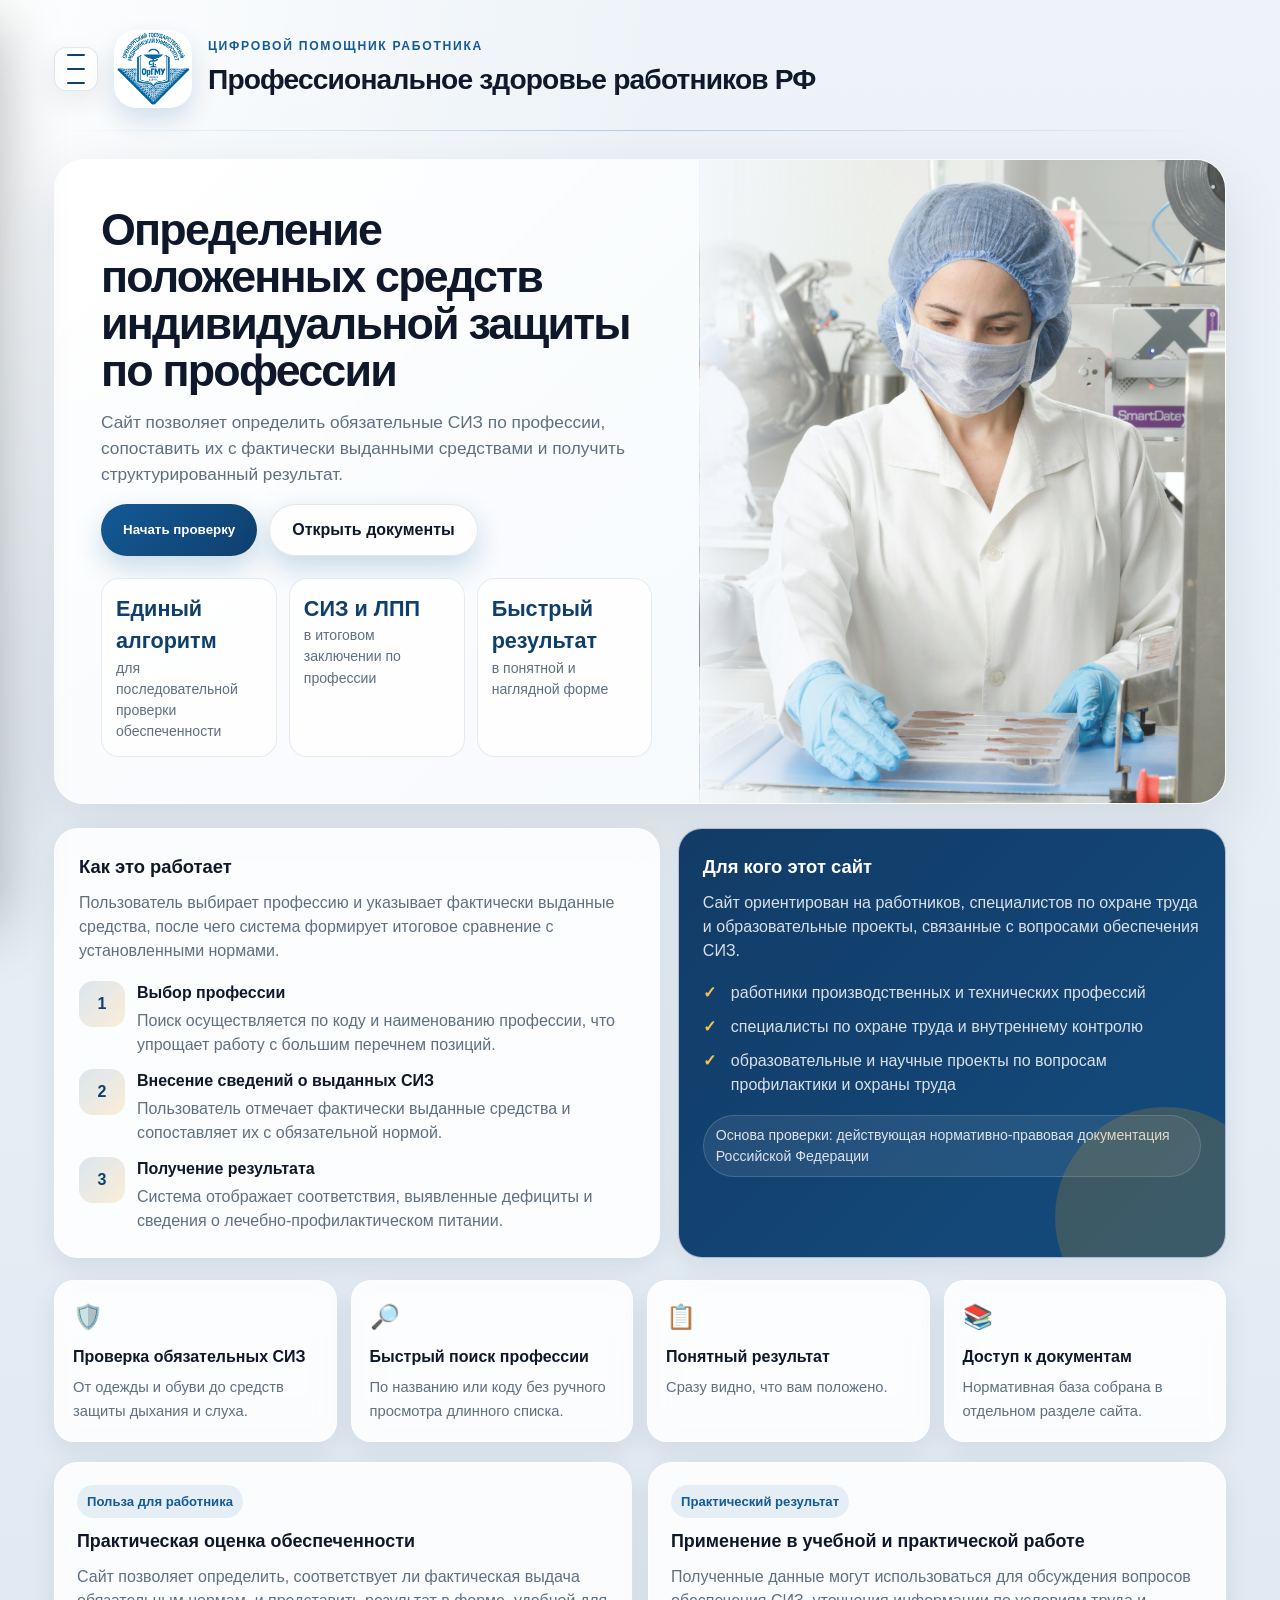
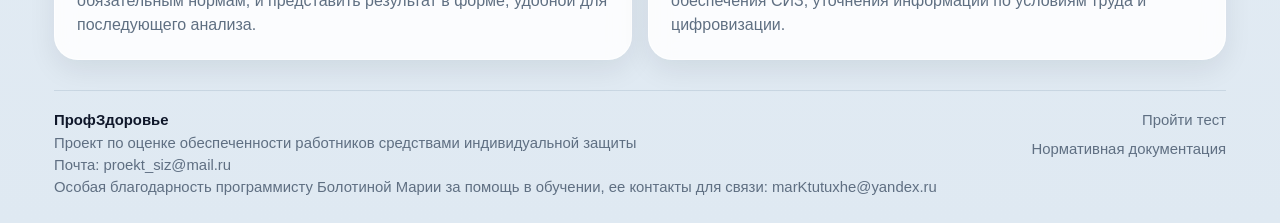
<file: index.html>
<!DOCTYPE html>
<html lang="ru">
<head>
  <meta charset="UTF-8" />
  <meta name="viewport" content="width=device-width, initial-scale=1.0" />
  <title>ПрофЗдоровье — проверка СИЗ для работников</title>
  <link rel="stylesheet" href="style.css" />
</head>
<body>
  <nav class="side-menu" id="sideMenu">
    <div class="side-menu__header">Навигация</div>
    <a href="index.html" class="side-menu__item side-menu__item--active">Главная</a>
    <a href="page1.html" class="side-menu__item">Пройти тест</a>
    <a href="page2.html" class="side-menu__item">Нормативная документация</a>
    <a href="#footer" class="side-menu__item">Контакты</a>
    <div class="side-menu__footer">© 2026<br />ПрофЗдоровье</div>
  </nav>

  <div class="page">
    <div class="top-row">
      <div class="burger" id="burger" aria-label="Открыть меню" role="button" tabindex="0">
        <span></span><span></span><span></span>
      </div>
      <img src="images/Logo.png" alt="Логотип ПрофЗдоровье" />
      <div class="site-title-wrap">
        <div class="site-kicker">Цифровой помощник работника</div>
        <div class="site-title">Профессиональное здоровье работников РФ</div>
      </div>
    
    </div>

    <div class="divider"></div>

    <section class="hero">
      <div class="hero-text">

        <h1 class="hero-title">Определение положенных средств индивидуальной защиты по профессии</h1>
        <p class="hero-p">
          Сайт позволяет определить обязательные СИЗ по профессии, сопоставить их с фактически выданными средствами и получить структурированный результат.
        </p>
        <div class="hero-actions">
          <button class="hero-button" onclick="window.location.href='page1.html'">Начать проверку</button>
          <a class="hero-button hero-button--secondary" href="page2.html">Открыть документы</a>
        </div>
        <div class="hero-meta">
          <div class="hero-stat">
            <div class="hero-stat__value">Единый алгоритм</div>
            <div class="hero-stat__label">для последовательной проверки обеспеченности</div>
          </div>
          <div class="hero-stat">
            <div class="hero-stat__value">СИЗ и ЛПП</div>
            <div class="hero-stat__label">в итоговом заключении по профессии</div>
          </div>
          <div class="hero-stat">
            <div class="hero-stat__value">Быстрый результат</div>
            <div class="hero-stat__label">в понятной и наглядной форме</div>
          </div>
        </div>
      </div>
      <div class="hero-image" aria-hidden="true"></div>
    </section>

    <section class="section-grid">
      <div class="info-panel">
        <h2 class="panel-title">Как это работает</h2>
        <p class="panel-text">Пользователь выбирает профессию и указывает фактически выданные средства, после чего система формирует итоговое сравнение с установленными нормами.</p>
        <div class="steps">
          <div class="step">
            <div class="step__num">1</div>
            <div>
              <div class="step__title">Выбор профессии</div>
              <div class="step__text">Поиск осуществляется по коду и наименованию профессии, что упрощает работу с большим перечнем позиций.</div>
            </div>
          </div>
          <div class="step">
            <div class="step__num">2</div>
            <div>
              <div class="step__title">Внесение сведений о выданных СИЗ</div>
              <div class="step__text">Пользователь отмечает фактически выданные средства и сопоставляет их с обязательной нормой.</div>
            </div>
          </div>
          <div class="step">
            <div class="step__num">3</div>
            <div>
              <div class="step__title">Получение результата</div>
              <div class="step__text">Система отображает соответствия, выявленные дефициты и сведения о лечебно-профилактическом питании.</div>
            </div>
          </div>
        </div>
      </div>

      <div class="callout-panel">
        <h2 class="panel-title">Для кого этот сайт</h2>
        <p class="panel-text">Сайт ориентирован на работников, специалистов по охране труда и образовательные проекты, связанные с вопросами обеспечения СИЗ.</p>
        <ul class="feature-list">
          <li>работники производственных и технических профессий</li>
          <li>специалисты по охране труда и внутреннему контролю</li>
          <li>образовательные и научные проекты по вопросам профилактики и охраны труда</li>
        </ul>
        <div class="badge-note">Основа проверки: действующая нормативно-правовая документация Российской Федерации</div>
      </div>
    </section>
    <div class="tabs">
      <div class="tabs-item" data-icon="🛡️"><strong>Проверка обязательных СИЗ</strong><span>От одежды и обуви до средств защиты дыхания и слуха.</span></div>
      <div class="tabs-item" data-icon="🔎"><strong>Быстрый поиск профессии</strong><span>По названию или коду без ручного просмотра длинного списка.</span></div>
      <div class="tabs-item" data-icon="📋"><strong>Понятный результат</strong><span>Сразу видно, что вам положено.</span></div>
      <div class="tabs-item" data-icon="📚"><strong>Доступ к документам</strong><span>Нормативная база собрана в отдельном разделе сайта.</span></div>
    </div>
    <section class="articles">
      <article class="article">
        <div class="article__eyebrow">Польза для работника</div>
        <h3>Практическая оценка обеспеченности</h3>
        <p>Сайт позволяет определить, соответствует ли фактическая выдача обязательным нормам, и представить результат в форме, удобной для последующего анализа.</p>
      </article>
      <article class="article">
        <div class="article__eyebrow">Практический результат</div>
        <h3>Применение в учебной и практической работе</h3>
        <p>Полученные данные могут использоваться для обсуждения вопросов обеспечения СИЗ, уточнения информации по условиям труда и цифровизации.</p>
      </article>
    </section>
    <footer id="footer">
      <div class="footer-left">
        <strong>ПрофЗдоровье</strong><br />
        Проект по оценке обеспеченности работников средствами индивидуальной защиты<br />
        Почта: proekt_siz@mail.ru<br />
        Особая благодарность программисту Болотиной Марии за помощь в обучении, ее контакты для связи: marKtutuxhe@yandex.ru
      </div>
      <div class="footer-right">
        <a href="page1.html" class="footer-link">Пройти тест</a>
        <a href="page2.html" class="footer-link">Нормативная документация</a>

      </div>
    </footer>
  </div>

  <script src="script.js"></script>
</body>
</html>
</file>
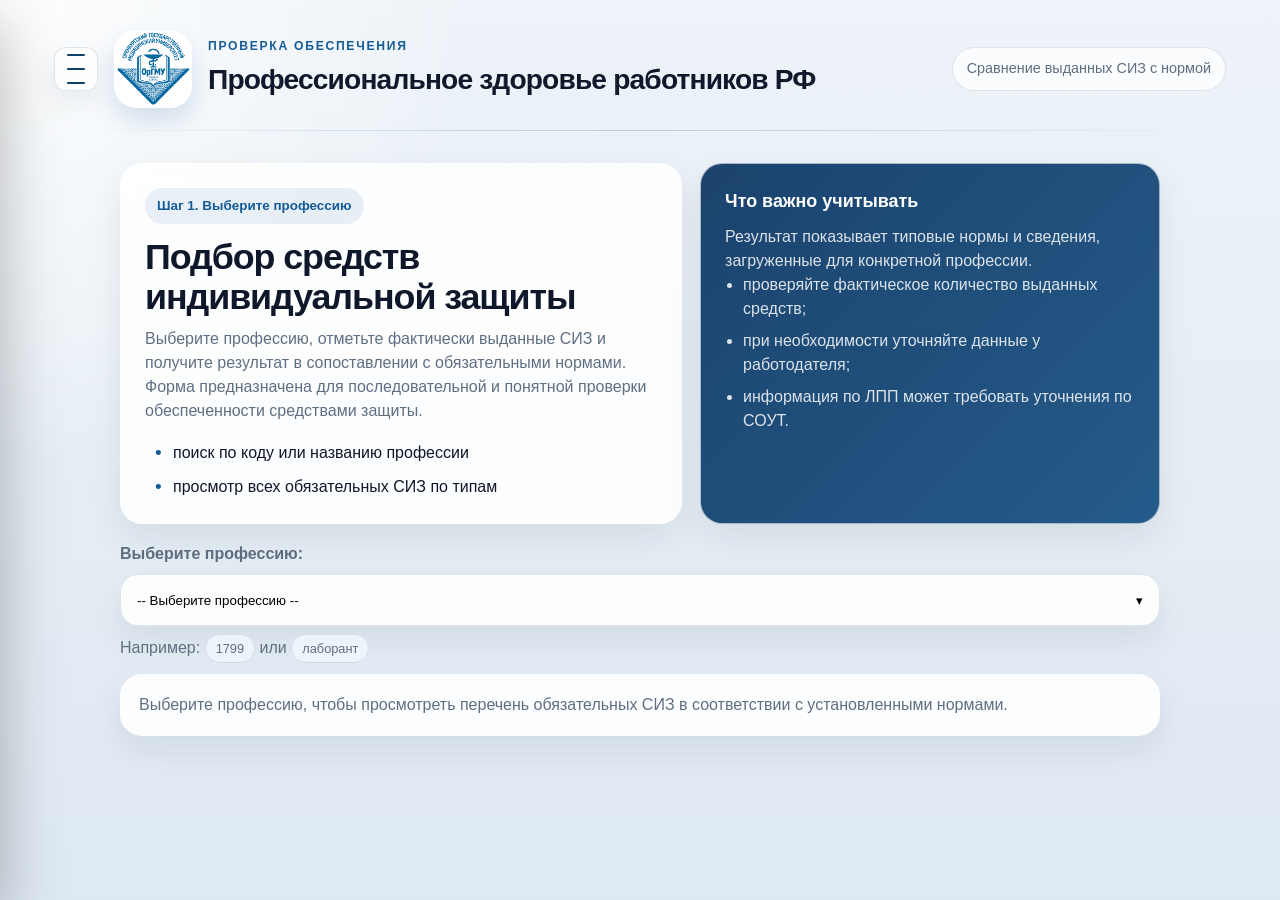
<file: page1.html>
<!DOCTYPE html>
<html lang="ru">
<head>
  <meta charset="UTF-8" />
  <title>Тестирование СИЗ — ПрофЗдоровье</title>
  <meta name="viewport" content="width=device-width, initial-scale=1.0" />
  <link rel="stylesheet" href="style.css" />
  <link rel="stylesheet" href="page1.css" />
</head>
<body>
  <nav class="side-menu" id="sideMenu">
    <div class="side-menu__header">Навигация</div>
    <a href="index.html" class="side-menu__item">Главная</a>
    <a href="page1.html" class="side-menu__item side-menu__item--active">Пройти тест</a>
    <a href="page2.html" class="side-menu__item">Нормативная документация</a>
    <a href="index.html#footer" class="side-menu__item">Контакты</a>
    <div class="side-menu__footer">© 2026<br />ПрофЗдоровье</div>
  </nav>

  <div class="page">
    <div class="top-row">
      <div class="burger" id="burger" aria-label="Открыть меню" role="button" tabindex="0">
        <span></span><span></span><span></span>
      </div>
      <img src="images/Logo.png" alt="Логотип ПрофЗдоровье" />
      <div class="site-title-wrap">
        <div class="site-kicker">Проверка обеспечения</div>
        <div class="site-title">Профессиональное здоровье работников РФ</div>
      </div>
      <div class="site-caption">Сравнение выданных СИЗ с нормой</div>
    </div>

    <div class="divider"></div>

    
    <div class="test-page">
      <section class="test-header">
        <div class="test-intro">
          <div class="test-kicker">Шаг 1. Выберите профессию</div>
          <h1 class="test-title">Подбор средств индивидуальной защиты</h1>
          <p class="test-subintro">
            Выберите профессию, отметьте фактически выданные СИЗ и получите результат в сопоставлении с обязательными нормами. Форма предназначена для последовательной и понятной проверки обеспеченности средствами защиты.
          </p>
          <ul class="quick-points">
            <li>поиск по коду или названию профессии</li>
            <li>просмотр всех обязательных СИЗ по типам</li>
          </ul>
        </div>
        <aside class="test-aside">
          <h3>Что важно учитывать</h3>
          <p>Результат показывает типовые нормы и сведения, загруженные для конкретной профессии.</p>
          <ul>
            <li>проверяйте фактическое количество выданных средств;</li>
            <li>при необходимости уточняйте данные у работодателя;</li>
            <li>информация по ЛПП может требовать уточнения по СОУТ.</li>
          </ul>
        </aside>
      </section>

      <div class="prof-select-wrap">
        <label class="test-label">Выберите профессию:</label>

        <div class="pselect" id="professionPicker">
          <button type="button" class="pselect__control" id="pselectControl" aria-haspopup="listbox" aria-expanded="false">
            <span class="pselect__value" id="pselectValue">-- Выберите профессию --</span>
            <span class="pselect__chev">▾</span>
          </button>

          <div class="pselect__panel" id="pselectPanel" style="display: none;">
            <div class="pselect__search">
              <input
                type="text"
                id="professionSearch"
                class="pselect__searchInput"
                placeholder="Поиск по коду или названию…"
                autocomplete="off"
              />
            </div>
            <div class="pselect__list" id="pselectList" role="listbox"></div>
          </div>

          <select id="professionSelect" class="test-select" style="display: none;">
            <option value="">-- Выберите --</option>
          </select>

          <div class="profession-picker__hint">
            Например: <span class="chip">1799</span> или <span class="chip">лаборант</span>
          </div>
        </div>
      </div>

      <div id="profInfo" class="prof-info">
        <p class="prof-text">Выберите профессию, чтобы просмотреть перечень обязательных СИЗ в соответствии с установленными нормами.</p>
      </div>

      <form id="testForm" class="test-form" style="display: none;">
        <h2 class="test-subtitle">Отметьте фактически имеющиеся СИЗ:</h2>
        <div id="sizList" class="siz-list"></div>
        <button type="submit" class="hero-button">Показать результат</button>
      </form>
    </div>
  </div>

  <script src="siz.js"></script>
  <script src="page1.js"></script>
  <script src="script.js"></script>
</body>
</html>
</file>
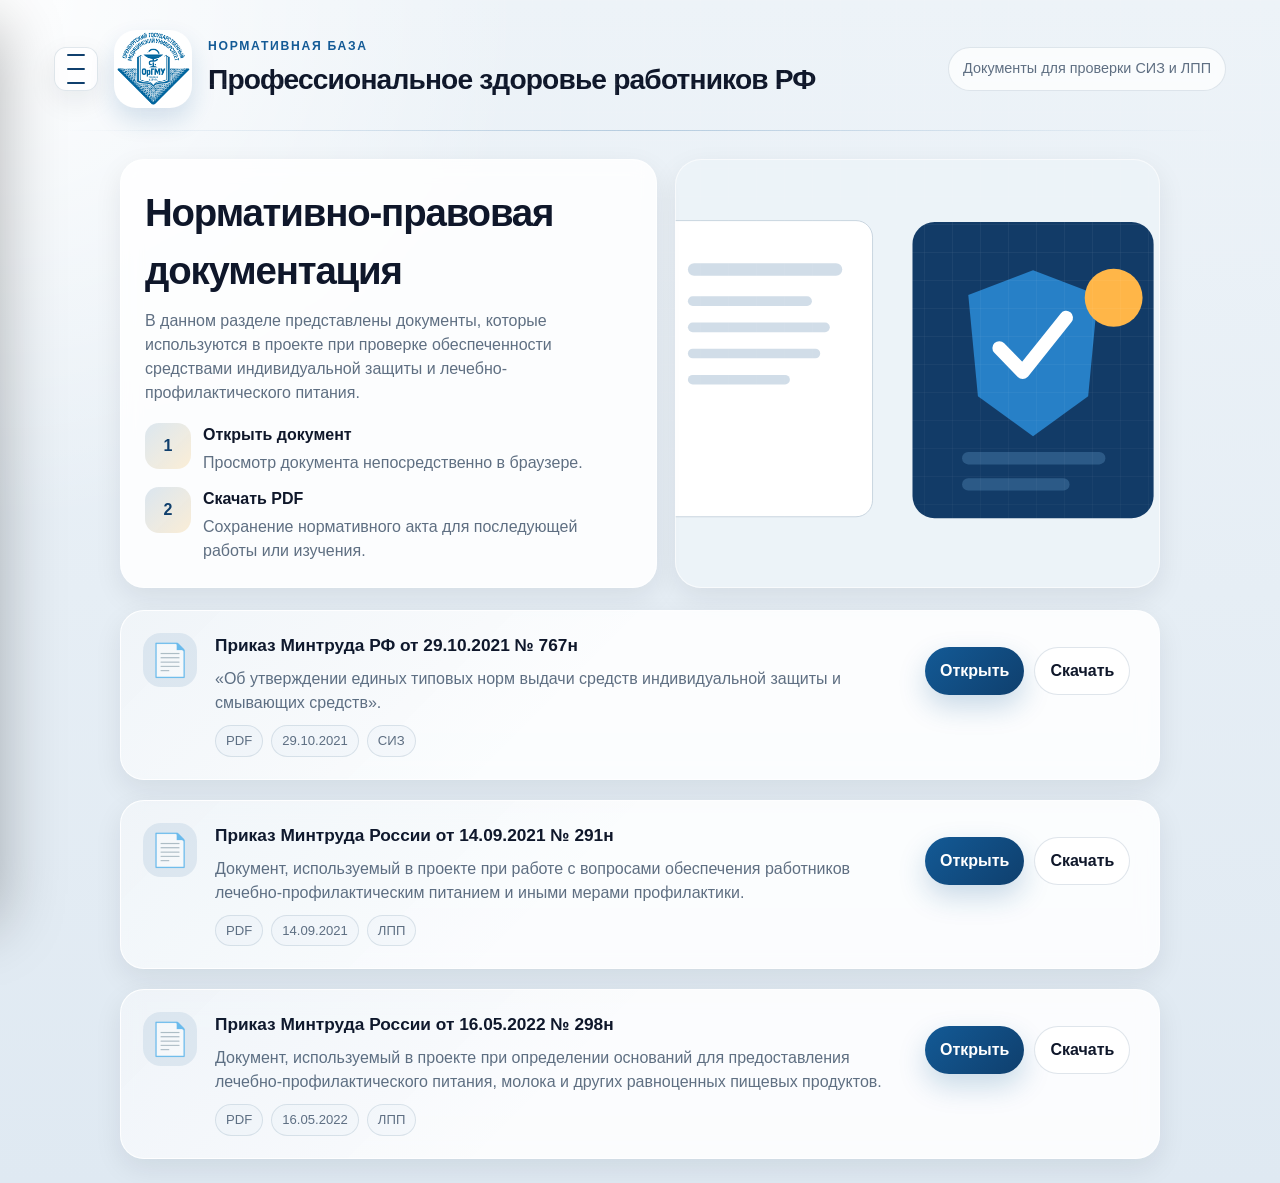
<file: page2.html>
<!DOCTYPE html>
<html lang="ru">
<head>
  <meta charset="UTF-8" />
  <meta name="viewport" content="width=device-width, initial-scale=1.0" />
  <title>Нормативная документация — ПрофЗдоровье</title>
  <link rel="stylesheet" href="style.css" />
  <link rel="stylesheet" href="page2.css" />
</head>
<body>
  <nav class="side-menu" id="sideMenu">
    <div class="side-menu__header">Навигация</div>
    <a href="index.html" class="side-menu__item">Главная</a>
    <a href="page1.html" class="side-menu__item">Пройти тест</a>
    <a href="page2.html" class="side-menu__item side-menu__item--active">Нормативная документация</a>
    <a href="index.html#footer" class="side-menu__item">Контакты</a>
    <div class="side-menu__footer">© 2026<br />ПрофЗдоровье</div>
  </nav>

  <div class="page">
    <div class="top-row">
      <div class="burger" id="burger" aria-label="Открыть меню" role="button" tabindex="0">
        <span></span><span></span><span></span>
      </div>
      <img src="images/Logo.png" alt="Логотип ПрофЗдоровье" />
      <div class="site-title-wrap">
        <div class="site-kicker">Нормативная база</div>
        <div class="site-title">Профессиональное здоровье работников РФ</div>
      </div>
      <div class="site-caption">Документы для проверки СИЗ и ЛПП</div>
    </div>

    <div class="divider"></div>

    <section class="docs-content">
      <div class="docs-hero">
        <div class="info-panel">
          <h1 class="docs-title">Нормативно-правовая документация</h1>
          <p class="section-intro">
            В данном разделе представлены документы, которые используются в проекте при проверке обеспеченности средствами индивидуальной защиты и лечебно-профилактического питания.
          </p>
          <div class="steps">
            <div class="step">
              <div class="step__num">1</div>
              <div>
                <div class="step__title">Открыть документ</div>
                <div class="step__text">Просмотр документа непосредственно в браузере.</div>
              </div>
            </div>
            <div class="step">
              <div class="step__num">2</div>
              <div>
                <div class="step__title">Скачать PDF</div>
                <div class="step__text">Сохранение нормативного акта для последующей работы или изучения.</div>
              </div>
            </div>
          </div>
        </div>
        <div class="docs-illustration" aria-hidden="true"></div>
      </div>

      <div class="docs-grid">
        <article class="doc-card">
          <div class="doc-icon">📄</div>
          <div class="doc-info">
            <h3 class="doc-title">Приказ Минтруда РФ от 29.10.2021 № 767н</h3>
            <p class="doc-desc">
              «Об утверждении единых типовых норм выдачи средств индивидуальной защиты и смывающих средств».
            </p>
            <div class="doc-meta">
              <span class="doc-size">PDF</span>
              <span class="doc-date">29.10.2021</span>
              <span class="doc-tag">СИЗ</span>
            </div>
          </div>
          <div class="doc-actions">
            <div class="r-actions">
              <a class="doc-btn doc-btn--primary js-pdf-view" data-pdf="doc/mintrud.pdf" target="_blank" rel="noopener">Открыть</a>
              <a class="doc-btn doc-btn--ghost js-pdf-download" data-pdf="doc/mintrud.pdf" data-name="Приказ_767н.pdf" href="#">Скачать</a>
            </div>
          </div>
        </article>

        <article class="doc-card">
          <div class="doc-icon">📄</div>
          <div class="doc-info">
            <h3 class="doc-title">Приказ Минтруда России от 14.09.2021 № 291н</h3>
            <p class="doc-desc">
              Документ, используемый в проекте при работе с вопросами обеспечения работников лечебно-профилактическим питанием и иными мерами профилактики.
            </p>
            <div class="doc-meta">
              <span class="doc-size">PDF</span>
              <span class="doc-date">14.09.2021</span>
              <span class="doc-tag">ЛПП</span>
            </div>
          </div>
          <div class="doc-actions">
            <div class="r-actions">
              <a class="doc-btn doc-btn--primary js-pdf-view" data-pdf="doc/291n.pdf" target="_blank" rel="noopener">Открыть</a>
              <a class="doc-btn doc-btn--ghost js-pdf-download" data-pdf="doc/291n.pdf" data-name="Приказ_291н.pdf" href="#">Скачать</a>
            </div>
          </div>
        </article>

        <article class="doc-card">
          <div class="doc-icon">📄</div>
          <div class="doc-info">
            <h3 class="doc-title">Приказ Минтруда России от 16.05.2022 № 298н</h3>
            <p class="doc-desc">
              Документ, используемый в проекте при определении оснований для предоставления лечебно-профилактического питания, молока и других равноценных пищевых продуктов.
            </p>
            <div class="doc-meta">
              <span class="doc-size">PDF</span>
              <span class="doc-date">16.05.2022</span>
              <span class="doc-tag">ЛПП</span>
            </div>
          </div>
          <div class="doc-actions">
            <div class="r-actions">
              <a class="doc-btn doc-btn--primary js-pdf-view" data-pdf="doc/298n.pdf" target="_blank" rel="noopener">Открыть</a>
              <a class="doc-btn doc-btn--ghost js-pdf-download" data-pdf="doc/298n.pdf" data-name="Приказ_298н.pdf" href="#">Скачать</a>
            </div>
          </div>
        </article>
      </div>
    </section>
  </div>

  <script src="page2.js"></script>
  <script src="script.js"></script>
</body>
</html>
</file>
<file: style.css>
:root {
  --bg: #edf3f8;
  --bg-2: #dfe9f2;
  --surface: rgba(255, 255, 255, 0.88);
  --surface-solid: #ffffff;
  --surface-muted: #f6f9fc;
  --text: #0f172a;
  --muted: #5f6f82;
  --border: rgba(120, 145, 170, 0.22);
  --accent: #135a96;
  --accent-2: #0f3f6d;
  --accent-3: #f59e0b;
  --success: #118a66;
  --danger: #b42318;
  --radius: 22px;
  --radius-sm: 16px;
  --shadow: 0 22px 60px rgba(15, 23, 42, 0.10);
  --shadow-soft: 0 10px 28px rgba(15, 23, 42, 0.08);
  --ease: 180ms ease;
}

* {
  box-sizing: border-box;
  margin: 0;
  padding: 0;
}

html {
  scroll-behavior: smooth;
}

body {
  font-family: Inter, "Segoe UI", Roboto, Arial, sans-serif;
  background:
    radial-gradient(circle at top left, rgba(255, 255, 255, 0.92) 0, rgba(255, 255, 255, 0) 30%),
    linear-gradient(180deg, var(--bg) 0%, var(--bg-2) 100%);
  color: var(--text);
  line-height: 1.5;
  min-height: 100vh;
  overflow-x: hidden;
}

body.menu-open {
  overflow: hidden;
}

body::before {
  content: "";
  position: fixed;
  inset: 0;
  pointer-events: none;
  background-image:
    linear-gradient(rgba(255,255,255,0.2) 1px, transparent 1px),
    linear-gradient(90deg, rgba(255,255,255,0.2) 1px, transparent 1px);
  background-size: 28px 28px;
  mask-image: linear-gradient(180deg, rgba(0,0,0,0.3), rgba(0,0,0,0.05));
}

a {
  color: inherit;
}

.page {
  max-width: 1220px;
  margin: 0 auto;
  padding: 24px;
  transition: transform 280ms ease;
  width: 100%;
}

.page.shift {
  transform: translateX(180px);
}

.top-row {
  display: grid;
  grid-template-columns: auto auto 1fr auto;
  align-items: center;
  gap: 16px;
  padding: 6px 0 14px;
}

.top-row img {
  width: 78px;
  height: 78px;
  border-radius: 22px;
  object-fit: cover;
  border: 1px solid rgba(255,255,255,0.55);
  background: #fff;
  box-shadow: 0 12px 24px rgba(19, 90, 150, 0.16);
}

.site-title-wrap {
  display: grid;
  gap: 4px;
  min-width: 0;
}

.site-kicker {
  font-size: 0.76rem;
  letter-spacing: 0.14em;
  text-transform: uppercase;
  color: var(--accent);
  font-weight: 700;
}

.site-title {
  font-size: clamp(1.2rem, 2.2vw, 2rem);
  font-weight: 600;
  letter-spacing: -0.03em;
  word-break: break-word;
}

.site-caption {
  justify-self: end;
  padding: 10px 14px;
  border-radius: 999px;
  background: rgba(255,255,255,0.72);
  border: 1px solid var(--border);
  color: var(--muted);
  font-size: 0.9rem;
  backdrop-filter: blur(8px);
  max-width: 100%;
}

.burger {
  width: 44px;
  height: 44px;
  border-radius: 12px;
  border: 1px solid var(--border);
  background: rgba(255,255,255,0.75);
  display: grid;
  place-items: center;
  cursor: pointer;
  box-shadow: var(--shadow-soft);
  flex-shrink: 0;
}

.burger span {
  display: block;
  width: 18px;
  height: 2px;
  margin: 2px auto;
  border-radius: 999px;
  background: var(--accent-2);
  transition: var(--ease);
}

.burger.active span:nth-child(1) {
  transform: rotate(45deg) translate(4px, 4px);
}

.burger.active span:nth-child(2) {
  opacity: 0;
}

.burger.active span:nth-child(3) {
  transform: rotate(-45deg) translate(4px, -4px);
}

.divider {
  height: 1px;
  background: linear-gradient(90deg, transparent, rgba(19, 90, 150, 0.25), transparent);
  margin: 8px 0 28px;
}

.glass-card {
  background: var(--surface);
  backdrop-filter: blur(10px);
  border: 1px solid rgba(255, 255, 255, 0.55);
  box-shadow: var(--shadow);
}

.menu-overlay {
  position: fixed;
  inset: 0;
  background: rgba(15, 23, 42, 0.42);
  opacity: 0;
  visibility: hidden;
  pointer-events: none;
  transition: opacity 220ms ease, visibility 220ms ease;
  z-index: 950;
}

.menu-overlay.open {
  opacity: 1;
  visibility: visible;
  pointer-events: auto;
}

.side-menu {
  position: fixed;
  top: 0;
  left: -292px;
  width: 292px;
  max-width: 86vw;
  height: 100vh;
  background: rgba(15, 34, 56, 0.92);
  backdrop-filter: blur(14px);
  border-right: 1px solid rgba(255,255,255,0.08);
  box-shadow: 0 24px 60px rgba(0,0,0,0.28);
  padding: 24px;
  z-index: 1000;
  transition: left 280ms ease;
  display: flex;
  flex-direction: column;
  color: #e6eef6;
  overflow-y: auto;
}

.side-menu.open {
  left: 0;
}

.side-menu__header {
  font-size: 0.84rem;
  text-transform: uppercase;
  letter-spacing: 0.12em;
  color: rgba(230, 238, 246, 0.65);
  margin-bottom: 16px;
}

.side-menu__item {
  display: block;
  padding: 12px 14px;
  border-radius: 14px;
  text-decoration: none;
  color: #f8fbff;
  transition: var(--ease);
}

.side-menu__item:hover {
  background: rgba(255,255,255,0.08);
  transform: translateX(3px);
}

.side-menu__item--active {
  background: linear-gradient(135deg, #1b72b7, #144e80);
  color: #ffffff;
}

.side-menu__footer {
  margin-top: auto;
  color: rgba(230, 238, 246, 0.62);
  font-size: 0.85rem;
  border-top: 1px solid rgba(255,255,255,0.1);
  padding-top: 14px;
}

.hero {
  display: grid;
  grid-template-columns: 1.1fr 0.9fr;
  gap: 0;
  border-radius: 30px;
  overflow: hidden;
  border: 1px solid rgba(255,255,255,0.55);
  box-shadow: var(--shadow);
  background: linear-gradient(135deg, rgba(255,255,255,0.93), rgba(244,248,252,0.95));
  position: relative;
  isolation: isolate;
  margin-bottom: 24px;
}

.hero::before {
  content: "";
  position: absolute;
  inset: 0;
  background: radial-gradient(circle at top right, rgba(245, 158, 11, 0.14), transparent 30%);
  pointer-events: none;
  z-index: -1;
}

.hero-text {
  padding: clamp(28px, 4vw, 46px);
  display: grid;
  gap: 16px;
  align-content: center;
  min-width: 0;
}

.hero-kicker {
  display: inline-flex;
  width: fit-content;
  align-items: center;
  gap: 8px;
  padding: 8px 12px;
  border-radius: 999px;
  background: rgba(19, 90, 150, 0.09);
  border: 1px solid rgba(19, 90, 150, 0.18);
  color: var(--accent);
  font-weight: 700;
  font-size: 0.88rem;
}

.hero-title {
  font-size: clamp(2rem, 3.5vw, 3.2rem);
  line-height: 1.05;
  letter-spacing: -0.04em;
  word-break: break-word;
}

.hero-p {
  color: var(--muted);
  font-size: clamp(1rem, 1.35vw, 1.08rem);
  max-width: 58ch;
}

.hero-actions,
.r-actions {
  display: flex;
  gap: 12px;
  flex-wrap: wrap;
}

.hero-button,
.r-btn,
.doc-link,
.doc-btn {
  display: inline-flex;
  align-items: center;
  justify-content: center;
  gap: 8px;
  border-radius: 999px;
  padding: 13px 22px;
  font-weight: 700;
  text-decoration: none;
  cursor: pointer;
  transition: var(--ease);
  min-height: 44px;
  text-align: center;
}

.hero-button,
.r-btn--primary,
.doc-btn--primary {
  border: 0;
  background: linear-gradient(135deg, var(--accent), var(--accent-2));
  color: #fff;
  box-shadow: 0 12px 28px rgba(19, 90, 150, 0.22);
}

.hero-button:hover,
.r-btn--primary:hover,
.doc-btn--primary:hover {
  transform: translateY(-1px);
  filter: brightness(1.02);
}

.hero-button--secondary,
.r-btn--ghost,
.doc-btn--ghost {
  background: rgba(255,255,255,0.78);
  color: var(--text);
  border: 1px solid var(--border);
}

.hero-button--secondary:hover,
.r-btn--ghost:hover,
.doc-btn--ghost:hover {
  background: #fff;
}

.hero-meta {
  display: grid;
  grid-template-columns: repeat(3, minmax(0, 1fr));
  gap: 12px;
  margin-top: 6px;
}

.hero-stat {
  padding: 14px;
  border-radius: 18px;
  background: rgba(255,255,255,0.75);
  border: 1px solid rgba(120,145,170,0.18);
  min-width: 0;
}

.hero-stat__value {
  font-size: 1.35rem;
  font-weight: 800;
  color: var(--accent-2);
  word-break: break-word;
}

.hero-stat__label {
  color: var(--muted);
  font-size: 0.88rem;
}

.hero-image {
  min-height: 420px;
  background-image:
    linear-gradient(90deg, rgba(244,248,252,0.95), rgba(244,248,252,0.15) 35%),
    url("images/maska.jpg");
  background-size: cover;
  background-position: right;
}

.section-grid {
  display: grid;
  grid-template-columns: 1.05fr 0.95fr;
  gap: 18px;
  margin-bottom: 22px;
}

.info-panel,
.callout-panel,
.article,
.tabs-item,
.doc-card,
.prof-info,
.siz-type,
.r-card {
  background: rgba(255,255,255,0.86);
  backdrop-filter: blur(10px);
  border: 1px solid rgba(255,255,255,0.65);
  box-shadow: var(--shadow-soft);
}

.info-panel,
.callout-panel {
  border-radius: 24px;
  padding: 24px;
  min-width: 0;
}

.panel-title {
  font-size: 1.15rem;
  font-weight: 700;
  margin-bottom: 10px;
}

.panel-text {
  color: var(--muted);
  margin-bottom: 18px;
}

.steps {
  display: grid;
  gap: 12px;
}

.step {
  display: grid;
  grid-template-columns: 46px 1fr;
  gap: 12px;
  align-items: start;
}

.step__num {
  width: 46px;
  height: 46px;
  border-radius: 14px;
  display: grid;
  place-items: center;
  background: linear-gradient(135deg, rgba(19, 90, 150, 0.14), rgba(245, 158, 11, 0.16));
  color: var(--accent-2);
  font-weight: 800;
}

.step__title {
  font-weight: 700;
  margin-bottom: 4px;
}

.step__text {
  color: var(--muted);
}

.callout-panel {
  background:
    linear-gradient(135deg, rgba(18, 59, 103, 0.96), rgba(20, 78, 128, 0.92)),
    #123b67;
  color: #ffffff;
  position: relative;
  overflow: hidden;
}

.callout-panel::after {
  content: "";
  position: absolute;
  inset: auto -50px -70px auto;
  width: 220px;
  height: 220px;
  border-radius: 50%;
  background: rgba(245, 158, 11, 0.18);
}

.callout-panel .panel-text,
.callout-panel .feature-list li,
.callout-panel .badge-note {
  color: rgba(255,255,255,0.84);
}

.feature-list {
  display: grid;
  gap: 10px;
  list-style: none;
}

.feature-list li {
  padding-left: 28px;
  position: relative;
}

.feature-list li::before {
  content: "✓";
  position: absolute;
  left: 0;
  top: 0;
  font-weight: 800;
  color: #f8c34d;
}

.badge-note {
  display: inline-flex;
  margin-top: 18px;
  padding: 9px 12px;
  border-radius: 999px;
  border: 1px solid rgba(255,255,255,0.15);
  background: rgba(255,255,255,0.08);
  font-size: 0.88rem;
}

.tabs {
  display: grid;
  grid-template-columns: repeat(4, minmax(0, 1fr));
  gap: 14px;
  margin-bottom: 20px;
}

.tabs-item {
  border-radius: 20px;
  padding: 18px;
  position: relative;
  overflow: hidden;
  min-width: 0;
}

.tabs-item::before {
  content: attr(data-icon);
  font-size: 1.5rem;
  display: block;
  margin-bottom: 10px;
}

.tabs-item strong {
  display: block;
  margin-bottom: 6px;
  font-size: 1rem;
}

.tabs-item span {
  color: var(--muted);
  font-size: 0.92rem;
}

.articles {
  display: grid;
  grid-template-columns: repeat(2, minmax(0, 1fr));
  gap: 16px;
}

.article {
  border-radius: 24px;
  min-height: 190px;
  padding: 22px;
  display: grid;
  gap: 10px;
  align-content: start;
}

.article__eyebrow {
  display: inline-flex;
  width: fit-content;
  padding: 7px 10px;
  border-radius: 999px;
  background: rgba(19, 90, 150, 0.09);
  color: var(--accent);
  font-weight: 700;
  font-size: 0.82rem;
}

.article h3 {
  font-size: 1.12rem;
}

.article p {
  color: var(--muted);
}

footer {
  margin-top: 30px;
  border-top: 1px solid rgba(120,145,170,0.22);
  padding-top: 18px;
  display: flex;
  justify-content: space-between;
  flex-wrap: wrap;
  gap: 16px;
  color: var(--muted);
  font-size: 0.93rem;
}

.footer-left strong {
  color: var(--text);
}

.footer-right {
  text-align: right;
}

.footer-link {
  display: block;
  text-decoration: none;
  margin-bottom: 6px;
}

.footer-link:hover {
  color: var(--text);
}

.docs-content,
.test-page,
.result-page {
  max-width: 1040px;
  margin: 0 auto;
  min-width: 0;
}

.docs-title,
.test-title {
  font-size: clamp(1.7rem, 3vw, 2.4rem);
  margin-bottom: 10px;
  letter-spacing: -0.03em;
  font-weight: 600;
}

.section-intro {
  color: var(--muted);
  margin-bottom: 18px;
  max-width: 72ch;
}

.docs-hero {
  display: grid;
  grid-template-columns: 1.05fr 0.95fr;
  gap: 18px;
  margin-bottom: 22px;
}

.docs-illustration {
  border-radius: 26px;
  min-height: 280px;
  background: linear-gradient(135deg, rgba(255,255,255,0.9), rgba(235,242,248,0.94));
  border: 1px solid rgba(255,255,255,0.65);
  box-shadow: var(--shadow-soft);
  background-image: url("images/docs-illustration.svg");
  background-size: cover;
  background-position: center;
}

.docs-grid {
  display: grid;
  gap: 16px;
}

.doc-card {
  display: grid;
  grid-template-columns: auto 1fr auto;
  gap: 18px;
  align-items: start;
  border-radius: 24px;
  padding: 22px;
  position: relative;
  overflow: hidden;
  min-width: 0;
}

.doc-card::before {
  content: "";
  position: absolute;
  inset: 0;
  pointer-events: none;
  background: linear-gradient(135deg, rgba(19, 90, 150, 0.05), transparent 45%);
}

.doc-icon {
  width: 54px;
  height: 54px;
  border-radius: 18px;
  display: grid;
  place-items: center;
  font-size: 1.5rem;
  background: rgba(19, 90, 150, 0.10);
  flex-shrink: 0;
}

.doc-title {
  font-size: 1.08rem;
  margin-bottom: 6px;
}

.doc-desc {
  color: var(--muted);
  margin-bottom: 12px;
}

.doc-meta {
  display: flex;
  flex-wrap: wrap;
  gap: 10px;
  font-size: 0.82rem;
}

.doc-size,
.doc-date,
.doc-tag {
  padding: 5px 10px;
  border: 1px solid var(--border);
  border-radius: 999px;
  background: var(--surface-muted);
  color: var(--muted);
}

.doc-actions {
  min-width: 212px;
}

@media (max-width: 980px) {
  .tabs,
  .hero-meta {
    grid-template-columns: repeat(2, minmax(0, 1fr));
  }

  .hero,
  .section-grid,
  .docs-hero,
  .doc-card {
    grid-template-columns: 1fr;
  }

  .hero-image {
    min-height: 300px;
  }

  .doc-actions {
    min-width: 0;
    width: 100%;
  }

  .page.shift {
    transform: none;
  }

  .site-caption {
    display: none;
  }
}

@media (max-width: 720px) {
  .page {
    padding: 16px;
  }

  .top-row {
    grid-template-columns: auto auto 1fr;
    align-items: start;
  }

  .site-title-wrap {
    gap: 2px;
  }

  .top-row img {
    width: 62px;
    height: 62px;
    border-radius: 18px;
  }

  .tabs,
  .articles,
  .hero-meta {
    grid-template-columns: 1fr;
  }

  .hero-actions,
  .r-actions {
    flex-direction: column;
  }

  .hero-button,
  .doc-btn,
  .r-btn,
  .hero-button--secondary {
    width: 100%;
  }

  .footer-right {
    text-align: left;
  }
}

@media (max-width: 480px) {
  .page {
    padding: 12px;
  }

  .top-row {
    grid-template-columns: 44px 52px 1fr;
    gap: 10px;
    padding-bottom: 10px;
  }

  .top-row img {
    width: 52px;
    height: 52px;
    border-radius: 14px;
  }

  .site-kicker {
    display: none;
  }

  .site-title {
    font-size: 1rem;
    line-height: 1.2;
  }

  .divider {
    margin: 6px 0 18px;
  }

  .hero,
  .info-panel,
  .callout-panel,
  .article,
  .doc-card,
  .tabs-item {
    border-radius: 18px;
  }

  .hero-text,
  .info-panel,
  .callout-panel,
  .article,
  .doc-card {
    padding: 16px;
  }

  .hero {
    margin-bottom: 18px;
  }

  .hero-title {
    font-size: 1.5rem;
    line-height: 1.12;
  }

  .hero-p {
    font-size: 0.96rem;
  }

  .hero-image {
    min-height: 190px;
    background-position: center;
  }

  .hero-stat {
    padding: 12px;
    border-radius: 14px;
  }

  .hero-stat__value {
    font-size: 1.05rem;
  }

  .panel-title {
    font-size: 1rem;
  }

  .panel-text,
  .step__text,
  .tabs-item span,
  .article p,
  .section-intro,
  footer {
    font-size: 0.92rem;
  }

  .step {
    grid-template-columns: 40px 1fr;
    gap: 10px;
  }

  .step__num {
    width: 40px;
    height: 40px;
    border-radius: 12px;
  }

  .tabs {
    gap: 10px;
    margin-bottom: 16px;
  }

  .tabs-item {
    padding: 14px;
  }

  .tabs-item::before {
    font-size: 1.25rem;
    margin-bottom: 8px;
  }

  .articles {
    gap: 12px;
  }

  .article {
    min-height: 0;
    padding: 16px;
  }

  .docs-title,
  .test-title {
    font-size: 1.4rem;
    line-height: 1.15;
  }

  .docs-illustration {
    min-height: 180px;
    border-radius: 18px;
  }

  .doc-card {
    gap: 14px;
  }

  .doc-icon {
    width: 46px;
    height: 46px;
    border-radius: 14px;
    font-size: 1.25rem;
  }

  .doc-title {
    font-size: 1rem;
  }

  .doc-meta {
    gap: 8px;
  }

  .doc-size,
  .doc-date,
  .doc-tag {
    font-size: 0.76rem;
    padding: 5px 8px;
  }

  .doc-actions,
  .r-actions {
    width: 100%;
  }

  .side-menu {
    width: min(86vw, 320px);
    left: calc(-1 * min(86vw, 320px));
    padding: 18px 16px;
  }

  .burger {
    width: 44px;
    height: 44px;
  }
}
</file>
<file: page1.css>
:root {
  --p1-card: rgba(255, 255, 255, 0.88);
  --p1-text: #0f172a;
  --p1-muted: #5f6f82;
  --p1-border: rgba(120, 145, 170, 0.24);
  --p1-accent: #135a96;
  --p1-accent-soft: #edf4fb;
  --p1-radius: 22px;
  --p1-shadow: 0 14px 34px rgba(15, 23, 42, 0.08);
}

.test-page {
  max-width: 1040px;
  margin: 0 auto;
  padding: 4px 0 34px;
  min-width: 0;
}

.test-header {
  display: grid;
  grid-template-columns: 1.1fr 0.9fr;
  gap: 18px;
  margin-bottom: 18px;
}

.test-intro,
.test-aside,
.prof-info,
.siz-type,
.siz-item {
  background: var(--p1-card);
  border: 1px solid rgba(255,255,255,0.6);
  border-radius: var(--p1-radius);
  box-shadow: var(--p1-shadow);
  backdrop-filter: blur(10px);
  min-width: 0;
}

.test-intro,
.test-aside {
  padding: 24px;
}

.test-kicker {
  display: inline-flex;
  width: fit-content;
  padding: 8px 12px;
  border-radius: 999px;
  background: rgba(19, 90, 150, 0.09);
  color: var(--p1-accent);
  font-weight: 700;
  font-size: 0.84rem;
  margin-bottom: 14px;
}

.test-title {
  font-size: clamp(1.7rem, 2.8vw, 2.5rem);
  line-height: 1.1;
  margin: 0 0 10px;
  color: var(--p1-text);
  letter-spacing: -0.03em;
  word-break: break-word;
}

.test-subintro {
  color: var(--p1-muted);
  margin-bottom: 18px;
  max-width: 60ch;
}

.quick-points {
  display: grid;
  gap: 10px;
  list-style: none;
}

.quick-points li {
  padding-left: 28px;
  position: relative;
  color: var(--p1-text);
}

.quick-points li::before {
  content: "•";
  position: absolute;
  left: 10px;
  top: -2px;
  font-size: 1.2rem;
  color: var(--p1-accent);
}

.test-aside {
  background: linear-gradient(135deg, rgba(18,59,103,0.96), rgba(20,78,128,0.92));
  color: #fff;
}

.test-aside h3 {
  margin-bottom: 10px;
  font-size: 1.12rem;
}

.test-aside p,
.test-aside li {
  color: rgba(255,255,255,0.84);
}

.test-aside ul {
  display: grid;
  gap: 8px;
  padding-left: 18px;
}

.test-label {
  display: block;
  margin-bottom: 8px;
  color: var(--p1-muted);
  font-weight: 700;
}

.prof-select-wrap {
  margin-bottom: 14px;
}

.prof-info {
  padding: 18px;
  margin-top: 12px;
}

.prof-text {
  color: var(--p1-muted);
}

.prof-text strong {
  color: var(--p1-text);
}

.test-form {
  margin-top: 18px;
}

.test-subtitle {
  font-size: 1.12rem;
  margin: 18px 0 12px;
}

.siz-list {
  display: grid;
  gap: 12px;
}

.siz-type {
  overflow: hidden;
}

.siz-type__label {
  display: flex;
  align-items: center;
  gap: 12px;
  padding: 16px 18px;
  cursor: pointer;
  min-height: 52px;
}

.siz-type__label::before {
  content: "🛡️";
  width: 36px;
  height: 36px;
  border-radius: 12px;
  display: grid;
  place-items: center;
  background: var(--p1-accent-soft);
  flex-shrink: 0;
}

.siz-type__name {
  font-weight: 700;
}

.siz-type__items {
  padding: 14px;
  border-top: 1px solid var(--p1-border);
  background: linear-gradient(180deg, rgba(247,250,252,0.98), rgba(240,246,251,0.95));
}

.siz-item {
  padding: 14px;
  margin-top: 10px;
  border: 1px solid var(--p1-border);
}

.siz-item__label {
  display: flex;
  align-items: flex-start;
  gap: 12px;
  min-width: 0;
}

.siz-item__name {
  line-height: 1.45;
  min-width: 0;
  word-break: break-word;
}

input[type="checkbox"] {
  width: 20px;
  height: 20px;
  accent-color: var(--p1-accent);
  margin-top: 2px;
  flex-shrink: 0;
}

.siz-item__qty {
  margin-top: 12px;
  padding: 12px;
  border: 1px dashed rgba(19, 90, 150, 0.28);
  border-radius: 14px;
  background: rgba(255,255,255,0.72);
}

.qty-row {
  display: flex;
  align-items: center;
  gap: 10px;
  flex-wrap: wrap;
}

.qty-label {
  color: var(--p1-muted);
  font-weight: 700;
}

.qty-input {
  width: 132px;
  max-width: 100%;
  border: 1px solid var(--p1-border);
  border-radius: 12px;
  padding: 10px 12px;
  font-size: 0.95rem;
  background: #fff;
  min-height: 44px;
}

.qty-input:focus,
.pselect__searchInput:focus,
.pselect__control:focus {
  outline: none;
  border-color: rgba(19, 90, 150, 0.45);
  box-shadow: 0 0 0 4px rgba(19, 90, 150, 0.10);
}

.qty-unit,
.chip {
  font-size: 0.8rem;
  padding: 6px 10px;
  border-radius: 999px;
  border: 1px solid var(--p1-border);
  background: var(--p1-accent-soft);
}

.hero-button {
  margin-top: 18px;
  border: 0;
}

.pselect {
  position: relative;
  width: 100%;
}

.pselect__control {
  width: 100%;
  display: flex;
  justify-content: space-between;
  align-items: center;
  gap: 12px;
  padding: 14px 16px;
  border-radius: 18px;
  border: 1px solid var(--p1-border);
  background: rgba(255,255,255,0.9);
  box-shadow: var(--p1-shadow);
  cursor: pointer;
  min-height: 52px;
  text-align: left;
}

.pselect__value {
  text-align: left;
  min-width: 0;
  word-break: break-word;
}

.pselect__chev {
  flex-shrink: 0;
}

.pselect__panel {
  position: absolute;
  z-index: 30;
  top: calc(100% + 10px);
  left: 0;
  right: 0;
  border: 1px solid var(--p1-border);
  border-radius: var(--p1-radius);
  background: rgba(255,255,255,0.96);
  box-shadow: var(--p1-shadow);
  overflow: hidden;
  backdrop-filter: blur(10px);
}

.pselect__search {
  padding: 12px;
  border-bottom: 1px solid var(--p1-border);
}

.pselect__searchInput {
  width: 100%;
  border: 1px solid var(--p1-border);
  border-radius: 12px;
  padding: 11px 12px;
  min-height: 44px;
}

.pselect__list {
  max-height: 320px;
  overflow: auto;
}

.pselect__option {
  width: 100%;
  border: 0;
  background: #fff;
  padding: 14px 14px;
  text-align: left;
  cursor: pointer;
  min-height: 48px;
}

.pselect__option:hover {
  background: #f2f7fb;
}

.pselect__optionName {
  font-weight: 700;
}

.pselect__empty,
.profession-picker__hint {
  color: var(--p1-muted);
}

.profession-picker__hint {
  margin-top: 10px;
}

@media (max-width: 900px) {
  .test-header {
    grid-template-columns: 1fr;
  }
}

@media (max-width: 720px) {
  .test-intro,
  .test-aside {
    padding: 18px;
  }

  .hero-button {
    width: 100%;
  }

  .pselect__list {
    max-height: 50vh;
  }
}

@media (max-width: 480px) {
  .test-page {
    padding-bottom: 24px;
  }

  .test-header {
    gap: 12px;
    margin-bottom: 14px;
  }

  .test-intro,
  .test-aside,
  .prof-info,
  .siz-item,
  .siz-type {
    border-radius: 18px;
  }

  .test-intro,
  .test-aside,
  .prof-info {
    padding: 16px;
  }

  .test-kicker {
    font-size: 0.74rem;
    margin-bottom: 10px;
    padding: 7px 10px;
  }

  .test-title {
    font-size: 1.45rem;
    line-height: 1.12;
  }

  .test-subintro,
  .test-aside p,
  .test-aside li,
  .prof-text,
  .profession-picker__hint {
    font-size: 0.93rem;
  }

  .quick-points {
    gap: 8px;
  }

  .quick-points li {
    padding-left: 24px;
  }

  .quick-points li::before {
    left: 8px;
  }

  .pselect__control {
    padding: 12px 14px;
    border-radius: 14px;
  }

  .pselect__panel {
    border-radius: 16px;
    top: calc(100% + 8px);
  }

  .pselect__search {
    padding: 10px;
  }

  .pselect__searchInput {
    padding: 10px 12px;
  }

  .pselect__list {
    max-height: 45vh;
  }

  .pselect__option {
    padding: 12px;
  }

  .test-subtitle {
    font-size: 1rem;
    margin: 16px 0 10px;
  }

  .siz-list {
    gap: 10px;
  }

  .siz-type__label {
    padding: 14px;
    gap: 10px;
  }

  .siz-type__label::before {
    width: 32px;
    height: 32px;
    border-radius: 10px;
  }

  .siz-type__items {
    padding: 10px;
  }

  .siz-item {
    padding: 12px;
    margin-top: 8px;
  }

  .siz-item__label {
    gap: 10px;
  }

  .siz-item__name {
    font-size: 0.94rem;
    line-height: 1.4;
  }

  input[type="checkbox"] {
    width: 22px;
    height: 22px;
  }

  .siz-item__qty {
    padding: 10px;
    border-radius: 12px;
  }

  .qty-row {
    flex-direction: column;
    align-items: stretch;
    gap: 8px;
  }

  .qty-label {
    font-size: 0.9rem;
  }

  .qty-input {
    width: 100%;
  }

  .qty-unit,
  .chip {
    width: fit-content;
    font-size: 0.76rem;
  }

  .hero-button {
    margin-top: 16px;
  }
}
</file>
<file: page2.css>
.r-actions {
  margin-top: 14px;
  display: flex;
  gap: 10px;
  flex-wrap: wrap;
}

.r-btn,
.doc-btn {
  display: inline-flex;
  align-items: center;
  justify-content: center;
  border-radius: 999px;
  font-weight: 700;
  text-decoration: none;
  padding: 11px 15px;
  cursor: pointer;
  transition: 180ms ease;
  min-height: 44px;
  text-align: center;
}

.r-btn--primary,
.doc-btn--primary {
  background: linear-gradient(135deg, #135a96, #0f3f6d);
  color: #fff;
}

.r-btn--primary:hover,
.doc-btn--primary:hover {
  transform: translateY(-1px);
}

.r-btn--ghost,
.doc-btn--ghost {
  background: rgba(255, 255, 255, 0.84);
  color: #0f172a;
  border: 1px solid rgba(120, 145, 170, 0.24);
}

.docs-grid {
  display: grid;
  gap: 20px;
}

.doc-card {
  display: grid;
  grid-template-columns: auto 1fr auto;
  gap: 18px;
  align-items: start;
  min-width: 0;
}

.doc-icon {
  font-size: 32px;
  line-height: 1;
}

.doc-info {
  min-width: 0;
}

.doc-title {
  margin: 0 0 8px;
  word-break: break-word;
}

.doc-desc {
  margin: 0 0 10px;
}

.doc-meta {
  display: flex;
  flex-wrap: wrap;
  gap: 8px;
}

.doc-actions {
  display: flex;
  align-items: center;
}

@media (max-width: 900px) {
  .doc-card {
    grid-template-columns: 1fr;
  }

  .doc-actions {
    align-items: flex-start;
    width: 100%;
  }
}

@media (max-width: 480px) {
  .docs-grid {
    gap: 12px;
  }

  .doc-card {
    gap: 12px;
  }

  .doc-title {
    font-size: 1rem;
    line-height: 1.3;
  }

  .doc-desc {
    font-size: 0.93rem;
  }

  .doc-actions,
  .r-actions {
    width: 100%;
  }

  .r-actions {
    flex-direction: column;
    gap: 8px;
  }

  .doc-btn,
  .r-btn {
    width: 100%;
    padding: 12px 14px;
  }
}
</file>
